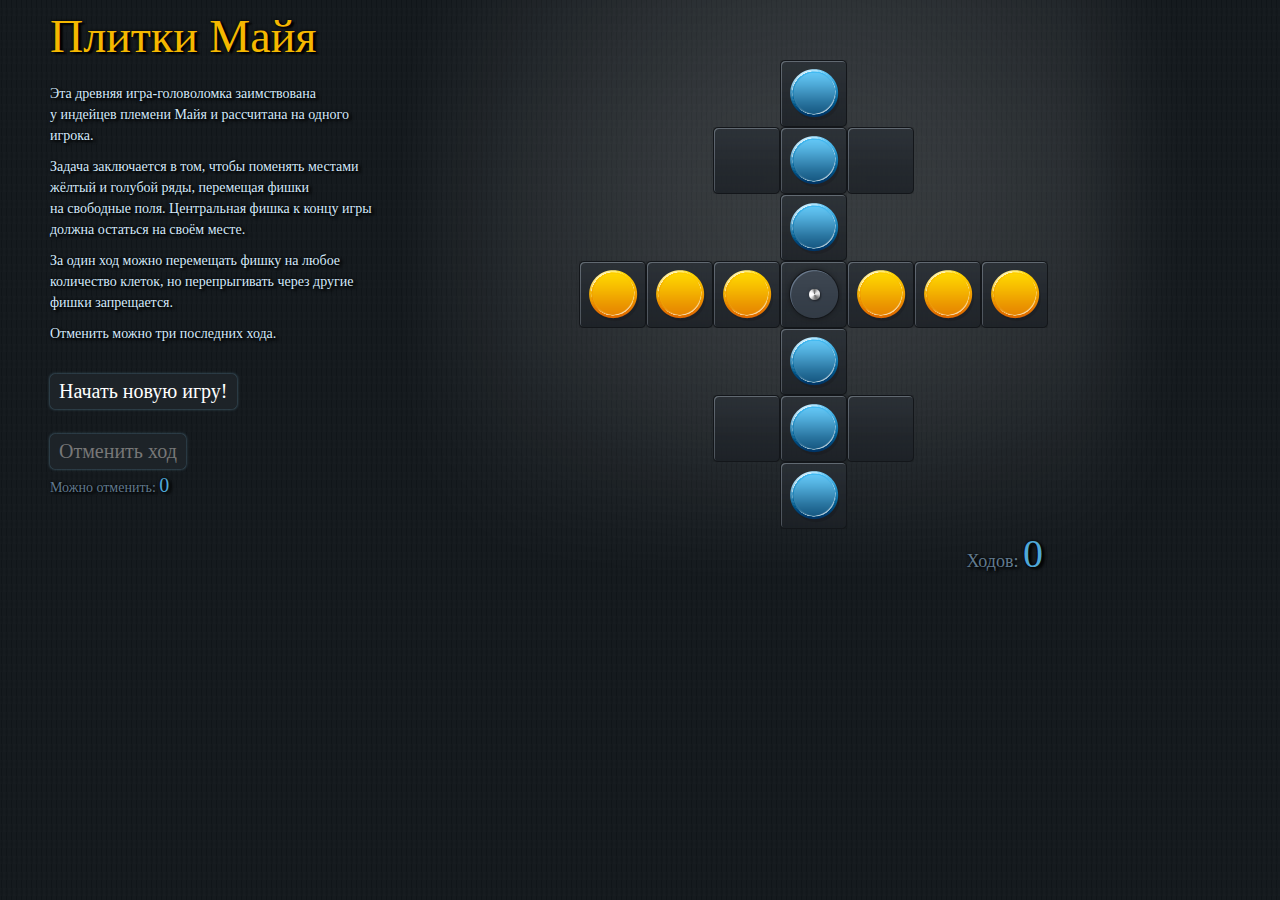
<file: app.html>
<!DOCTYPE html>
<html>
<head>
<meta charset="UTF-8" />
<title>Плитки Майя</title>
<link rel="icon" href="img/favicon.ico" />
<link rel="stylesheet" href="app.css" />
<script type="text/javascript" src="app.js"></script>
<script type="text/javascript">
window.onload = function() {
	try {
		// Раскомментировать следующую строку для отладки сообщения об ошибке
		// throw new Error();

		canvas = document.createElement('canvas');
		canvas.setAttribute('width', GAME_AREA_WIDTH);
		canvas.setAttribute('height', GAME_AREA_HEIGHT);

		document.getElementById('game').appendChild(canvas);

		context = canvas.getContext('2d');

		// Что бы страничка не прыгала для IE, в котором канвы нету...
		document.getElementById('game_wrapper').style.display = 'block';

		startGame();
	} catch (e) {
		typeof console != 'undefined' && console.warn(e);

		document.getElementById('game_wrapper').style.display = 'none';

		var support = document.getElementById('support');
		support.innerHTML = 'Ваш браузер не умеет такие игры =[';
		support.style.display = 'block';
	}
}
</script>
</head>
<body>
	<div id="support"></div>

	<div id="game_wrapper">
		<div class="column_wrapper">
			<div class="column_left">
				<h1>Плитки Майя</h1>

				<p>Эта древняя игра-головоломка заимствована у&nbsp;индейцев племени Майя и&nbsp;рассчитана на&nbsp;одного игрока.</p>
				<p>
					Задача заключается в&nbsp;том, чтобы поменять местами жёлтый и&nbsp;голубой ряды, перемещая фишки на&nbsp;свободные поля.
					Центральная фишка к&nbsp;концу игры должна остаться на&nbsp;своём месте.
				</p>
				<p>
					За&nbsp;один ход можно перемещать фишку на&nbsp;любое количество клеток,
					но&nbsp;перепрыгивать через другие фишки запрещается.
				</p>
				<p>Отменить можно три последних хода.</p>

				<input
					id="start_new_game"
					type="button"
					value="Начать новую игру!"
					onclick="startGame()"
				>

				<input
					id="undo"
					type="button"
					value="Отменить ход"
					onclick="undo()"
					disabled="disabled"
				>
				<div class="step undo_count">Можно отменить: <span id="undo_count">0</span></div>
			</div>
			<div class="column_right">
				<div id="wrapper">
					<div id="game"></div>
					<div class="step">Ходов: <span id="motion_counter_value"></span></div>
				</div>
			</div>
		</div>
		<div style="clear: both;"></div>
	</div>
</body>
</html>
</file>
<file: app.css>
* {
	margin: 0;
	padding: 0;
}

body {
	background: url(img/background.jpg);
	margin: 0;
	padding: 0;
}

#wrapper {
	background: url(img/background_game.png) center top;
	margin: 0 auto;
	width: 852px;
	height: 598px;
}

#game_wrapper {
	display: none;
}

#game {
	padding-top: 60px;
}

#support {
	color: red;
	font-size: 46px;
	font-family: Georgia;
	text-shadow: 3px 2px 2px #000000, 0 0 3px #000000;
	display: none;
	margin: 0 auto;
	margin-top: 150px;
	text-align: center;
	width: 1000px;
}

canvas {
	display: block;
	margin: 0 auto;
}

h1 {
	color: #f5b800;
	font-size: 46px;
	font-family: Georgia;
	font-weight: normal;
	text-shadow: 3px 2px 2px #000000, 0 0 3px #000000;
	margin-bottom:20px;
	padding-top:10px;
}

.step {
	font-size: 18px;
	color:#617a8e;
	font-family: Georgia;
	text-shadow: 3px 2px 3px #000000, 0 0 3px #000000;
	width: 655px;
	text-align: right;
}

.step span {
	color: #4FA8D8;
	font-size: 40px;
}

.undo_count {
	font-size: 14px;
	text-align: left;
	width: auto;
}

.undo_count span {
	font-size: 20px;
}

.column_left p {
	color: #d4e9fb;
	font-family: Segoe UI;
	font-size: 14px;
	line-height: 150%;
	margin-bottom:10px;
	text-shadow: 3px 2px 3px #000000, 0 0 3px #000000;
}

.column_wrapper {
	margin: 0 auto;
	width: 1200px;
}

.column_left {
	float: left;
	width: 330px;
	padding-left: 10px;
}

.column_right {
	float: right;
}

input[type=button] {
	border-radius: 5px;
	box-shadow: 0 0 3px #557a8d;
	padding: 5px 8px;
	font-family: Georgia;
	font-size: 20px;
	background: #1d2328;
	border: 1px solid #1d2328;
	color: #ffffff;
	cursor: pointer;
	margin: 20px 5px 5px 0;
}

input[type=button]:active {
	background: #13171b;
}

input[type=button]:disabled {
	color: #777;
	cursor: auto;
}
</file>
